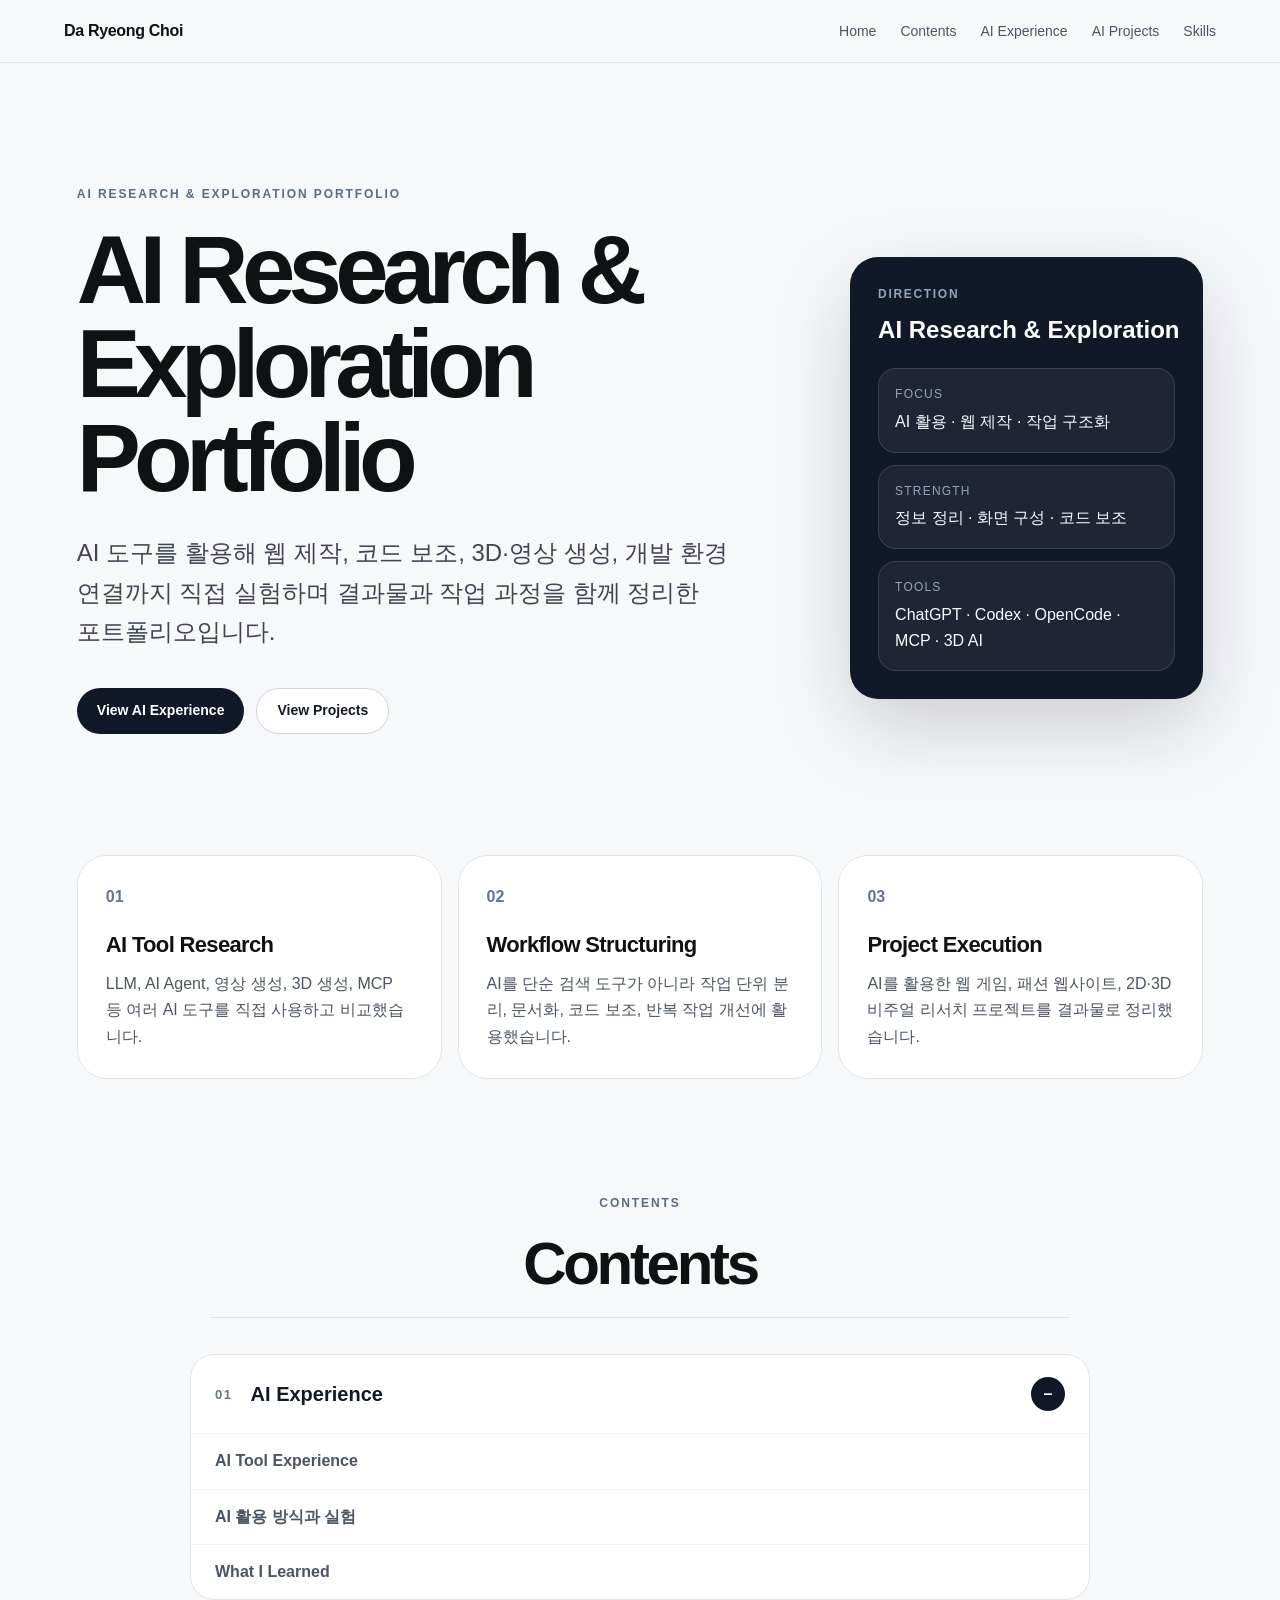
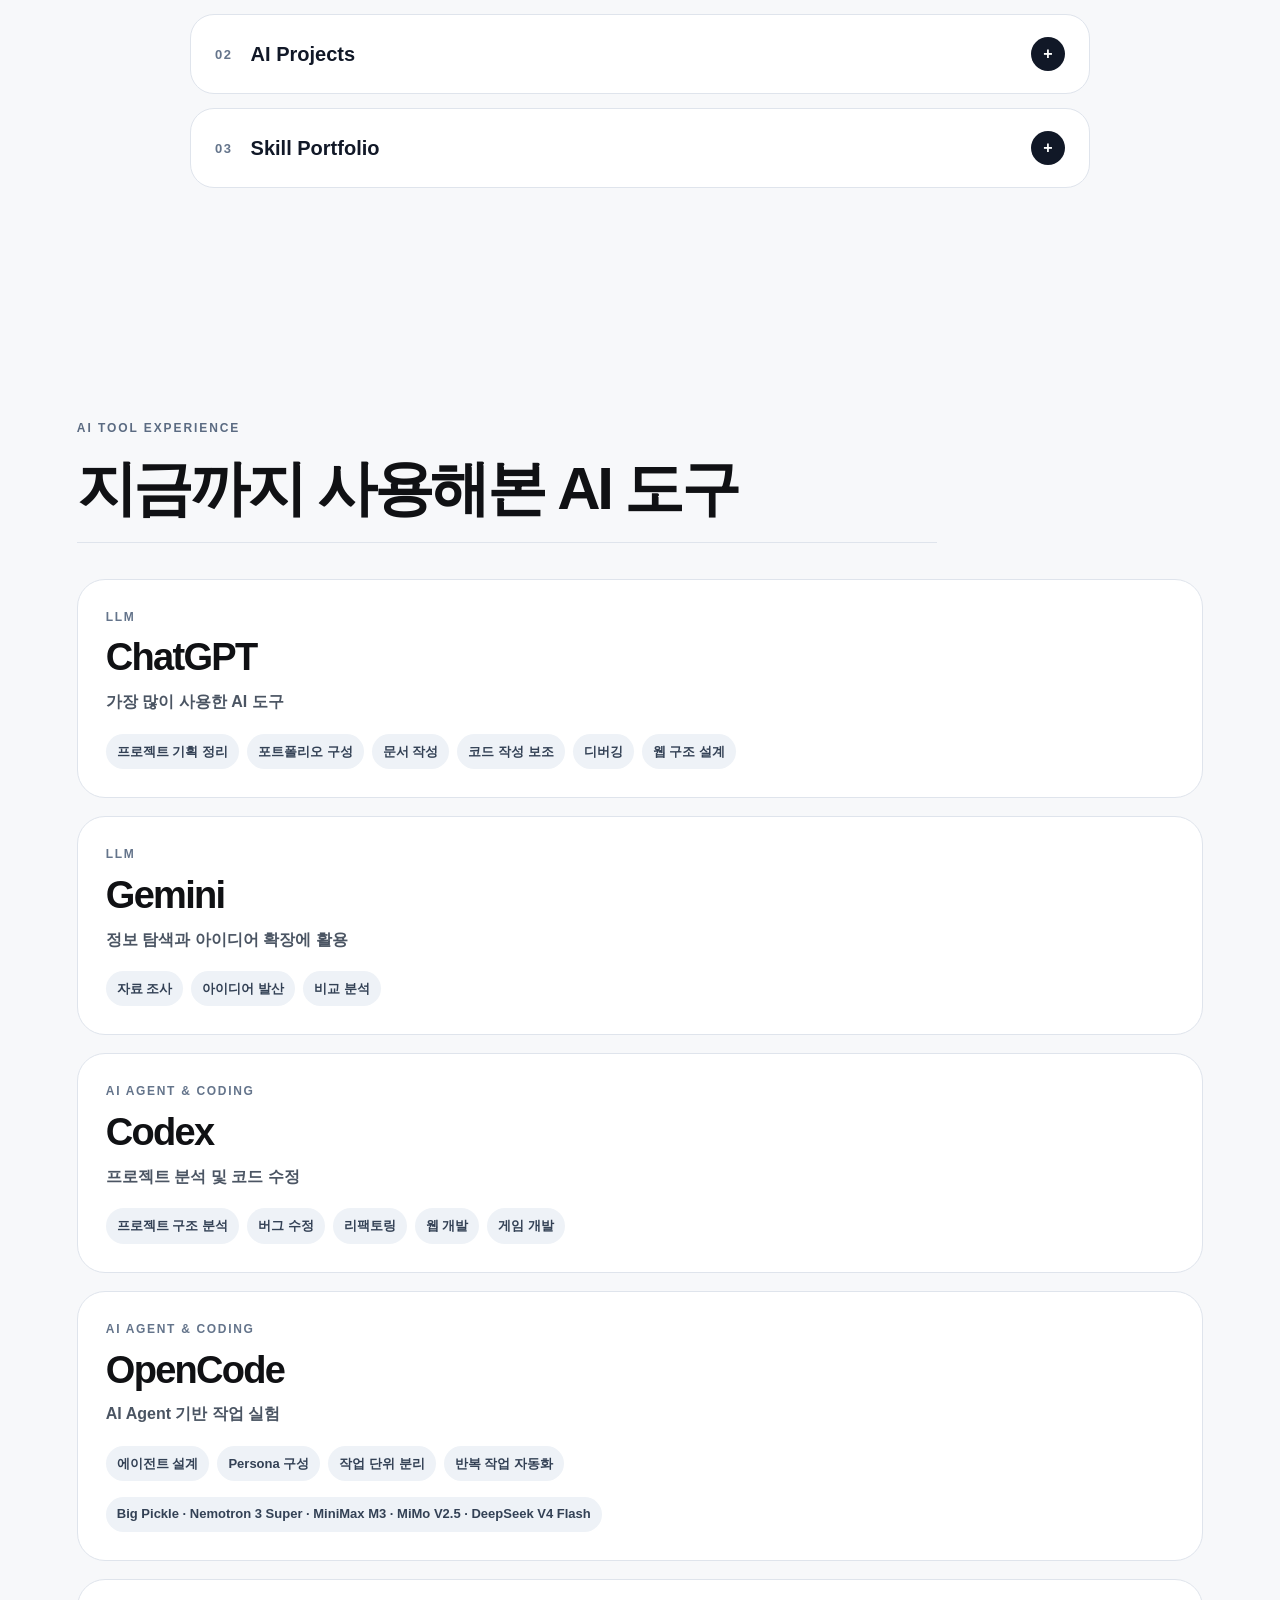
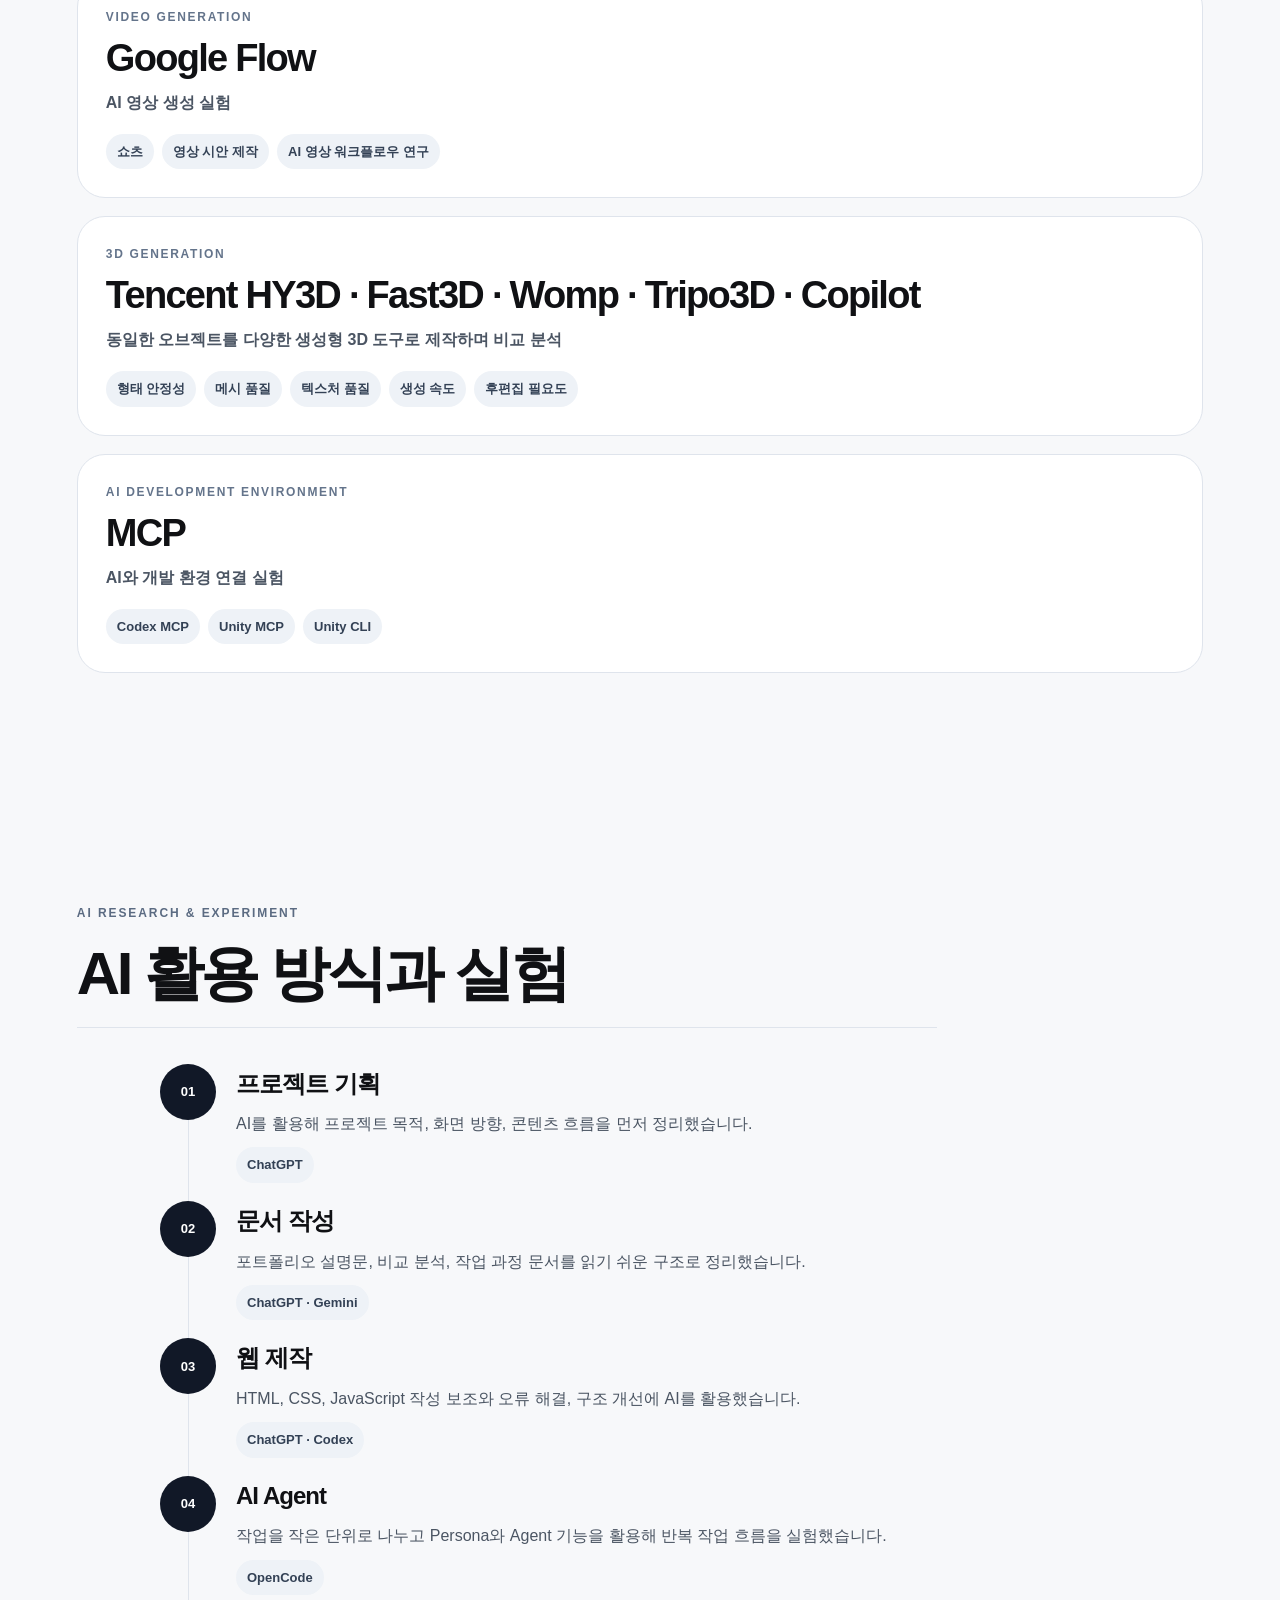
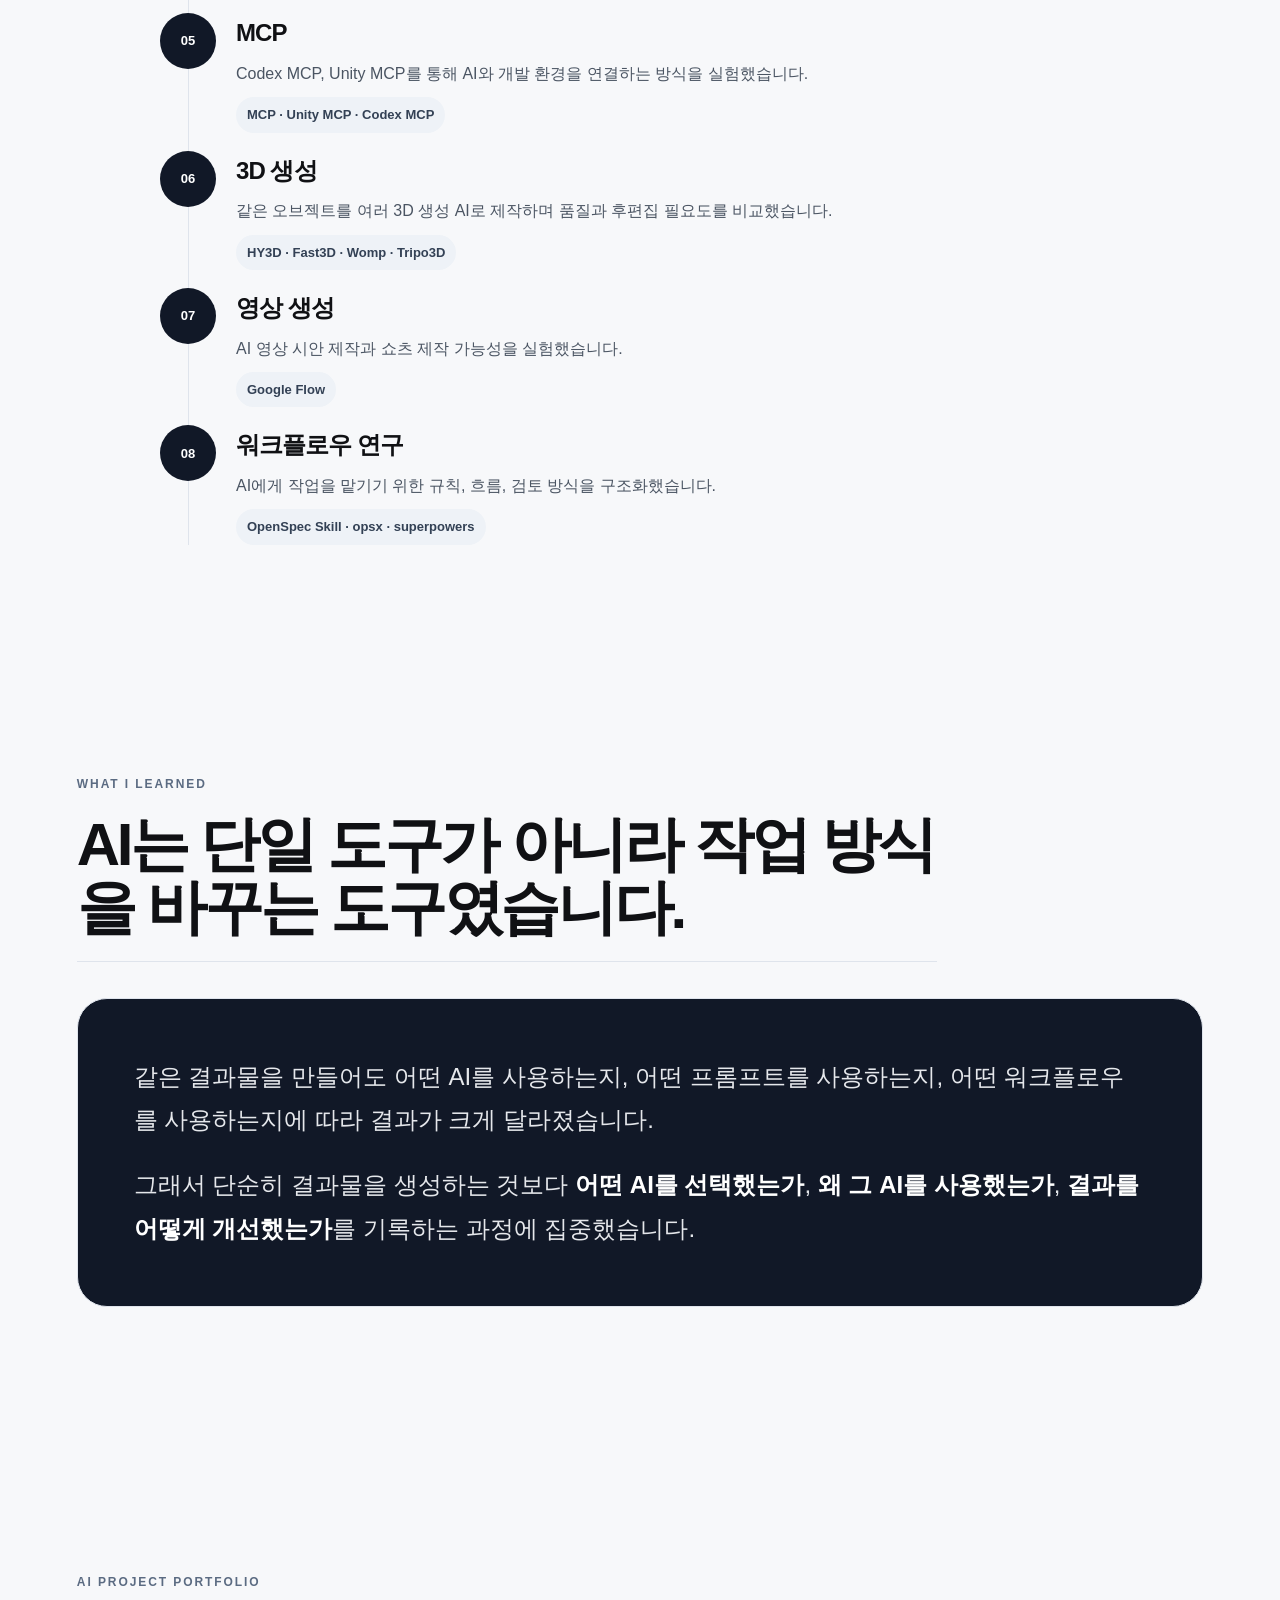
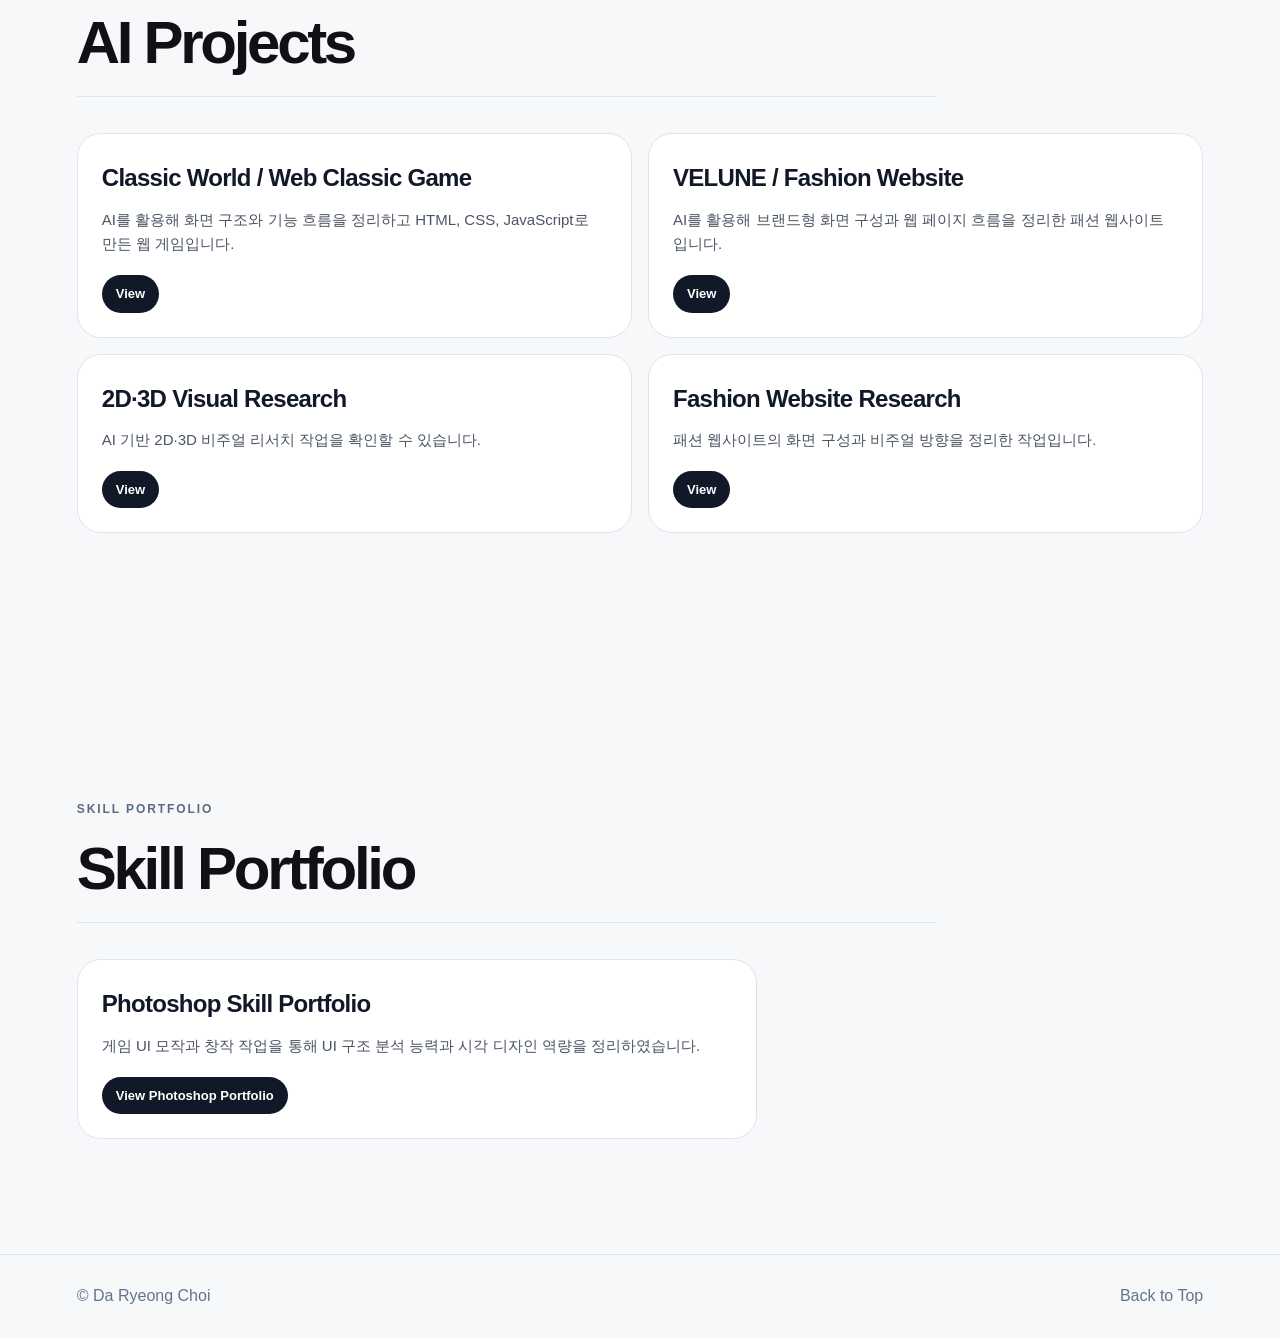
<file: index.html>
<!DOCTYPE html>
<html lang="ko">
<head>
  <meta charset="utf-8"/>
  <meta name="viewport" content="width=device-width, initial-scale=1"/>
  <meta name="description" content="AI Research & Exploration Portfolio"/>
  <title>AI Research & Exploration Portfolio</title>
  <link href="styles.css?v=20260611-final" rel="stylesheet"/>
</head>
<body>
<header class="site-header">
  <a class="brand" href="#top">Da Ryeong Choi</a>
  <button aria-expanded="false" aria-label="Open menu" class="nav-toggle" type="button">Menu</button>
  <nav aria-label="Main navigation" class="site-nav">
    <a href="#top">Home</a>
    <a href="#contents">Contents</a>
    <a href="#ai-experience">AI Experience</a>
    <a href="#ai-projects">AI Projects</a>
    <a href="#skill-portfolio">Skills</a>
  </nav>
</header>

<main id="top">
  <section class="hero section">
    <div class="eyebrow">AI Research & Exploration Portfolio</div>
    <div class="hero-grid">
      <div>
        <h1>AI Research & Exploration Portfolio</h1>
        <p class="lead">
          AI 도구를 활용해 웹 제작, 코드 보조, 3D·영상 생성, 개발 환경 연결까지 직접 실험하며
          결과물과 작업 과정을 함께 정리한 포트폴리오입니다.
        </p>
        <div class="hero-actions">
          <a class="button primary" href="#ai-experience">View AI Experience</a>
          <a class="button secondary" href="#ai-projects">View Projects</a>
        </div>
      </div>

      <aside class="profile-card">
        <p class="card-label">Direction</p>
        <h2 class="nowrap">AI Research & Exploration</h2>
        <dl>
          <div><dt>Focus</dt><dd>AI 활용 · 웹 제작 · 작업 구조화</dd></div>
          <div><dt>Strength</dt><dd>정보 정리 · 화면 구성 · 코드 보조</dd></div>
          <div><dt>Tools</dt><dd>ChatGPT · Codex · OpenCode · MCP · 3D AI</dd></div>
        </dl>
      </aside>
    </div>
  </section>

  <section aria-label="핵심 역량" class="section highlights">
    <article>
      <span>01</span>
      <h3>AI Tool Research</h3>
      <p>LLM, AI Agent, 영상 생성, 3D 생성, MCP 등 여러 AI 도구를 직접 사용하고 비교했습니다.</p>
    </article>
    <article>
      <span>02</span>
      <h3>Workflow Structuring</h3>
      <p>AI를 단순 검색 도구가 아니라 작업 단위 분리, 문서화, 코드 보조, 반복 작업 개선에 활용했습니다.</p>
    </article>
    <article>
      <span>03</span>
      <h3>Project Execution</h3>
      <p>AI를 활용한 웹 게임, 패션 웹사이트, 2D·3D 비주얼 리서치 프로젝트를 결과물로 정리했습니다.</p>
    </article>
  </section>

  <section class="section contents" id="contents">
    <div class="section-heading">
      <p class="eyebrow">Contents</p>
      <h2>Contents</h2>
    </div>

    <div class="toggle-contents">
      <details open>
        <summary><strong>01</strong><span>AI Experience</span></summary>
        <a href="#ai-experience">AI Tool Experience</a>
        <a href="#ai-usage">AI 활용 방식과 실험</a>
        <a href="#what-i-learned">What I Learned</a>
      </details>

      <details>
        <summary><strong>02</strong><span>AI Projects</span></summary>
        <a href="#ai-projects">Classic World / Web Classic Game</a>
        <a href="#ai-projects">VELUNE / Fashion Website</a>
        <a href="#ai-projects">2D·3D Visual Research</a>
        <a href="#ai-projects">Fashion Website Research</a>
      </details>

      <details>
        <summary><strong>03</strong><span>Skill Portfolio</span></summary>
        <a href="#skill-portfolio">Photoshop Skill Portfolio</a>
      </details>
    </div>
  </section>

  <section class="section" id="ai-experience">
    <div class="section-heading">
      <p class="eyebrow">AI Tool Experience</p>
      <h2>지금까지 사용해본 AI 도구</h2>
    </div>

    <div class="tool-list">
      <article>
        <p>LLM</p>
        <h3>ChatGPT</h3>
        <span>가장 많이 사용한 AI 도구</span>
        <ul>
          <li>프로젝트 기획 정리</li>
          <li>포트폴리오 구성</li>
          <li>문서 작성</li>
          <li>코드 작성 보조</li>
          <li>디버깅</li>
          <li>웹 구조 설계</li>
        </ul>
      </article>

      <article>
        <p>LLM</p>
        <h3>Gemini</h3>
        <span>정보 탐색과 아이디어 확장에 활용</span>
        <ul>
          <li>자료 조사</li>
          <li>아이디어 발산</li>
          <li>비교 분석</li>
        </ul>
      </article>

      <article>
        <p>AI Agent & Coding</p>
        <h3>Codex</h3>
        <span>프로젝트 분석 및 코드 수정</span>
        <ul>
          <li>프로젝트 구조 분석</li>
          <li>버그 수정</li>
          <li>리팩토링</li>
          <li>웹 개발</li>
          <li>게임 개발</li>
        </ul>
      </article>

      <article>
        <p>AI Agent & Coding</p>
        <h3>OpenCode</h3>
        <span>AI Agent 기반 작업 실험</span>
        <ul>
          <li>에이전트 설계</li>
          <li>Persona 구성</li>
          <li>작업 단위 분리</li>
          <li>반복 작업 자동화</li>
        </ul>
        <small>Big Pickle · Nemotron 3 Super · MiniMax M3 · MiMo V2.5 · DeepSeek V4 Flash</small>
      </article>

      <article>
        <p>Video Generation</p>
        <h3>Google Flow</h3>
        <span>AI 영상 생성 실험</span>
        <ul>
          <li>쇼츠</li>
          <li>영상 시안 제작</li>
          <li>AI 영상 워크플로우 연구</li>
        </ul>
      </article>

      <article>
        <p>3D Generation</p>
        <h3>Tencent HY3D · Fast3D · Womp · Tripo3D · Copilot</h3>
        <span>동일한 오브젝트를 다양한 생성형 3D 도구로 제작하며 비교 분석</span>
        <ul>
          <li>형태 안정성</li>
          <li>메시 품질</li>
          <li>텍스처 품질</li>
          <li>생성 속도</li>
          <li>후편집 필요도</li>
        </ul>
      </article>

      <article>
        <p>AI Development Environment</p>
        <h3>MCP</h3>
        <span>AI와 개발 환경 연결 실험</span>
        <ul>
          <li>Codex MCP</li>
          <li>Unity MCP</li>
          <li>Unity CLI</li>
        </ul>
      </article>
    </div>
  </section>

  <section class="section" id="ai-usage">
    <div class="section-heading">
      <p class="eyebrow">AI Research & Experiment</p>
      <h2>AI 활용 방식과 실험</h2>
    </div>

    <div class="experiment-timeline">
      <article><b>01</b><h3>프로젝트 기획</h3><p>AI를 활용해 프로젝트 목적, 화면 방향, 콘텐츠 흐름을 먼저 정리했습니다.</p><span>ChatGPT</span></article>
      <article><b>02</b><h3>문서 작성</h3><p>포트폴리오 설명문, 비교 분석, 작업 과정 문서를 읽기 쉬운 구조로 정리했습니다.</p><span>ChatGPT · Gemini</span></article>
      <article><b>03</b><h3>웹 제작</h3><p>HTML, CSS, JavaScript 작성 보조와 오류 해결, 구조 개선에 AI를 활용했습니다.</p><span>ChatGPT · Codex</span></article>
      <article><b>04</b><h3>AI Agent</h3><p>작업을 작은 단위로 나누고 Persona와 Agent 기능을 활용해 반복 작업 흐름을 실험했습니다.</p><span>OpenCode</span></article>
      <article><b>05</b><h3>MCP</h3><p>Codex MCP, Unity MCP를 통해 AI와 개발 환경을 연결하는 방식을 실험했습니다.</p><span>MCP · Unity MCP · Codex MCP</span></article>
      <article><b>06</b><h3>3D 생성</h3><p>같은 오브젝트를 여러 3D 생성 AI로 제작하며 품질과 후편집 필요도를 비교했습니다.</p><span>HY3D · Fast3D · Womp · Tripo3D</span></article>
      <article><b>07</b><h3>영상 생성</h3><p>AI 영상 시안 제작과 쇼츠 제작 가능성을 실험했습니다.</p><span>Google Flow</span></article>
      <article><b>08</b><h3>워크플로우 연구</h3><p>AI에게 작업을 맡기기 위한 규칙, 흐름, 검토 방식을 구조화했습니다.</p><span>OpenSpec Skill · opsx · superpowers</span></article>
    </div>
  </section>

  <section class="section" id="what-i-learned">
    <div class="section-heading">
      <p class="eyebrow">What I Learned</p>
      <h2>AI는 단일 도구가 아니라 작업 방식을 바꾸는 도구였습니다.</h2>
    </div>

    <div class="learning-panel">
      <p>
        같은 결과물을 만들어도 어떤 AI를 사용하는지, 어떤 프롬프트를 사용하는지,
        어떤 워크플로우를 사용하는지에 따라 결과가 크게 달라졌습니다.
      </p>
      <p>
        그래서 단순히 결과물을 생성하는 것보다
        <strong>어떤 AI를 선택했는가</strong>,
        <strong>왜 그 AI를 사용했는가</strong>,
        <strong>결과를 어떻게 개선했는가</strong>를 기록하는 과정에 집중했습니다.
      </p>
    </div>
  </section>

  <section class="section portfolio-more" id="ai-projects">
    <div class="section-heading">
      <p class="eyebrow">AI Project Portfolio</p>
      <h2>AI Projects</h2>
    </div>

    <div class="portfolio-card-grid">
      <a class="portfolio-card" href="https://daryeong.github.io/Classic-World/" rel="noreferrer" target="_blank">
        <strong>Classic World / Web Classic Game</strong>
        <span>AI를 활용해 화면 구조와 기능 흐름을 정리하고 HTML, CSS, JavaScript로 만든 웹 게임입니다.</span>
        <b>View</b>
      </a>

      <a class="portfolio-card" href="https://daryeong.github.io/fashion-web-site/" rel="noreferrer" target="_blank">
        <strong>VELUNE / Fashion Website</strong>
        <span>AI를 활용해 브랜드형 화면 구성과 웹 페이지 흐름을 정리한 패션 웹사이트입니다.</span>
        <b>View</b>
      </a>

      <a class="portfolio-card" href="https://daryeong.github.io/ai-2d-3d-visual-research/" rel="noreferrer" target="_blank">
        <strong>2D·3D Visual Research</strong>
        <span>AI 기반 2D·3D 비주얼 리서치 작업을 확인할 수 있습니다.</span>
        <b>View</b>
      </a>

      <a class="portfolio-card" href="https://daryeong.github.io/fashion-visual-research/" rel="noreferrer" target="_blank">
        <strong>Fashion Website Research</strong>
        <span>패션 웹사이트의 화면 구성과 비주얼 방향을 정리한 작업입니다.</span>
        <b>View</b>
      </a>
    </div>
  </section>

  <section class="section portfolio-more" id="skill-portfolio">
    <div class="section-heading">
      <p class="eyebrow">Skill Portfolio</p>
      <h2>Skill Portfolio</h2>
    </div>

    <div class="portfolio-card-grid skill-only">
      <a class="portfolio-card" href="photoshop-portfolio.html">
        <strong>Photoshop Skill Portfolio</strong>
        <span>게임 UI 모작과 창작 작업을 통해 UI 구조 분석 능력과 시각 디자인 역량을 정리하였습니다.</span>
        <b>View Photoshop Portfolio</b>
      </a>
    </div>
  </section>
</main>

<footer class="site-footer">
  <span>© Da Ryeong Choi</span>
  <a href="#top">Back to Top</a>
</footer>

<script src="script.js?v=20260610-1" defer></script>
</body>
</html>
</file>
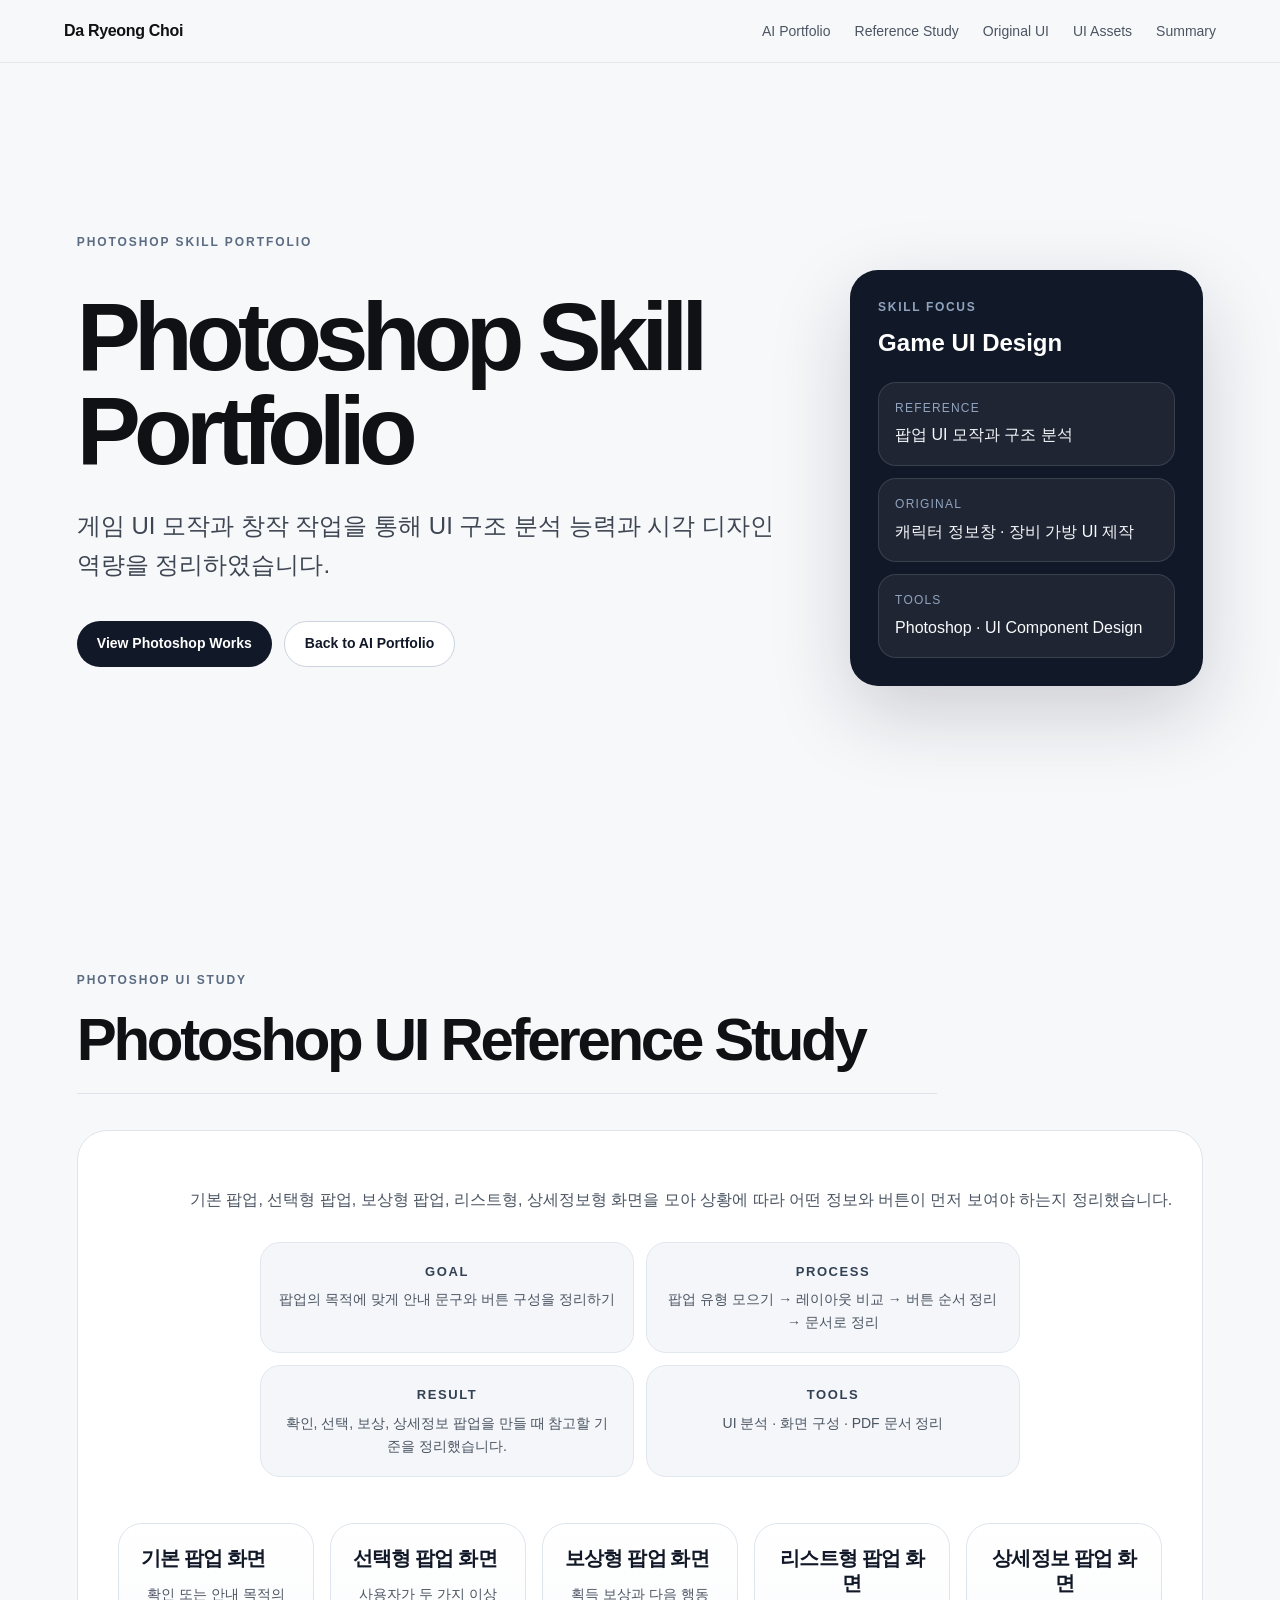
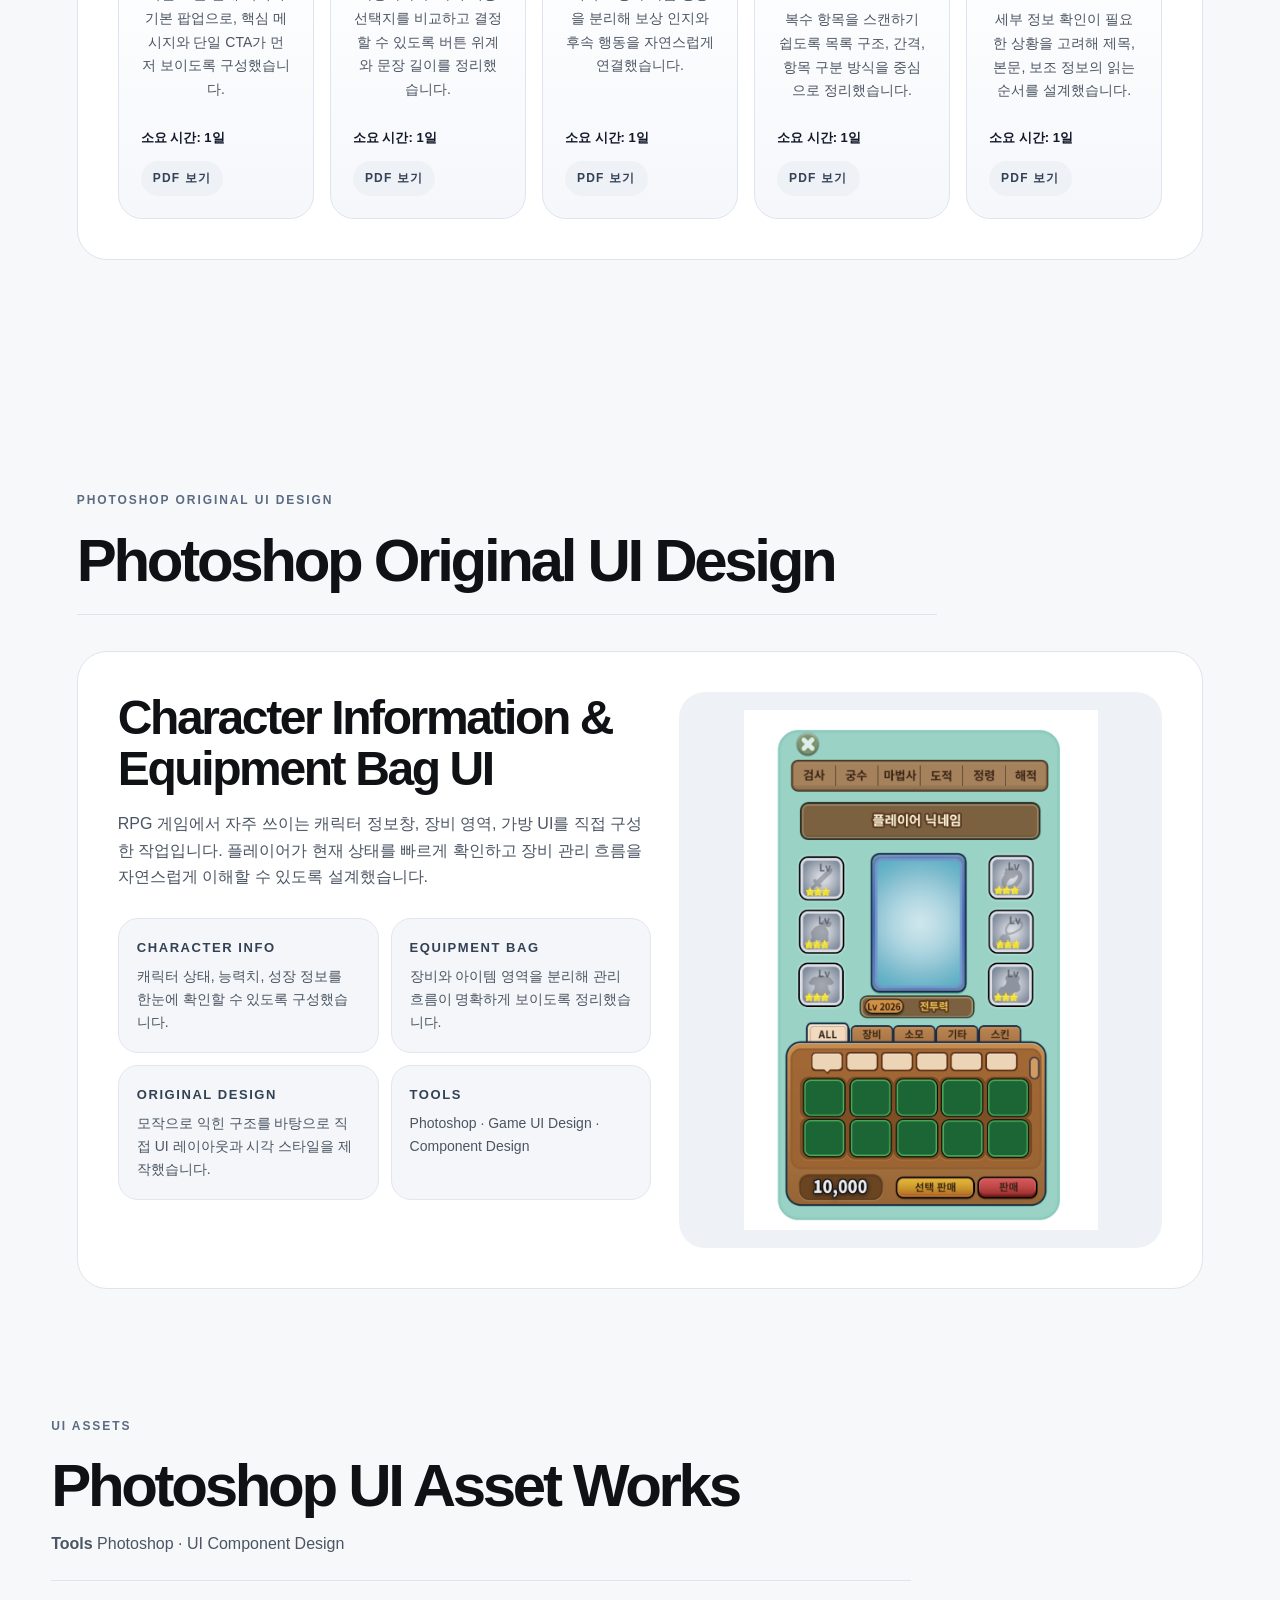
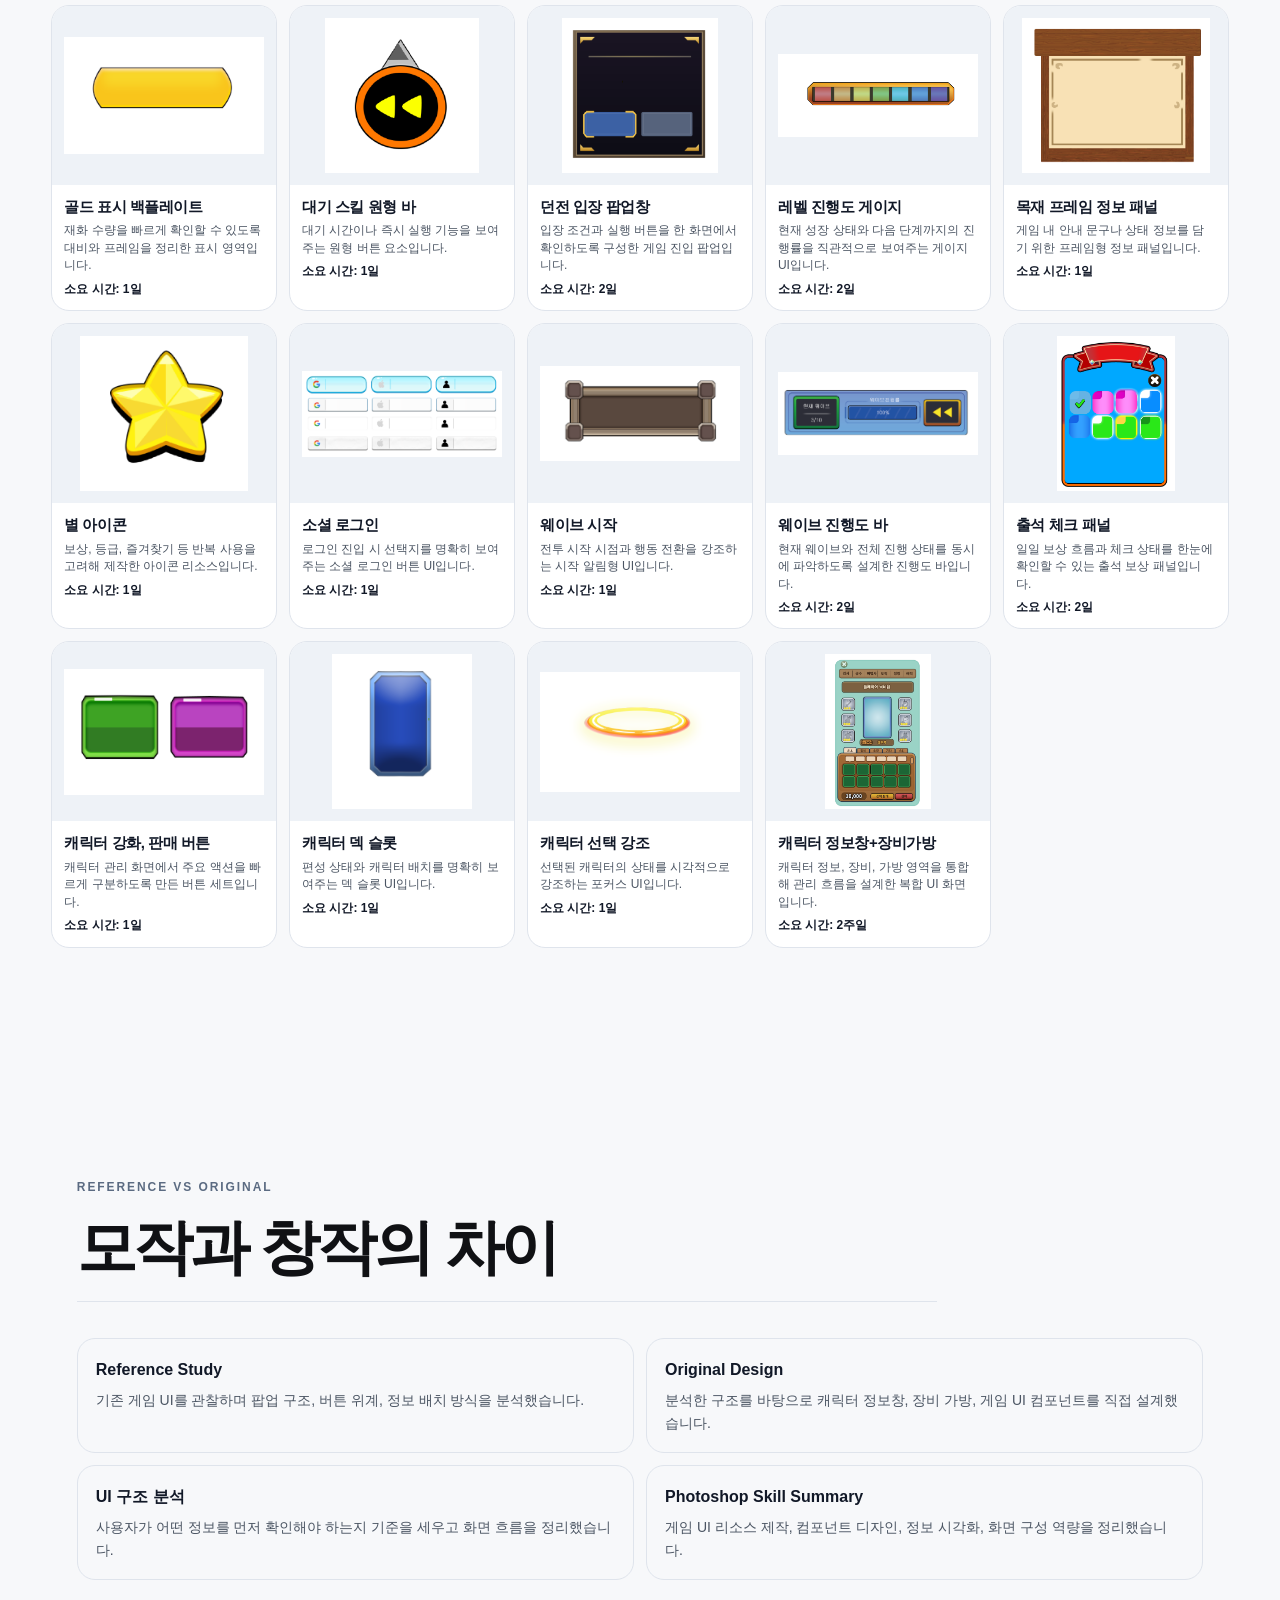
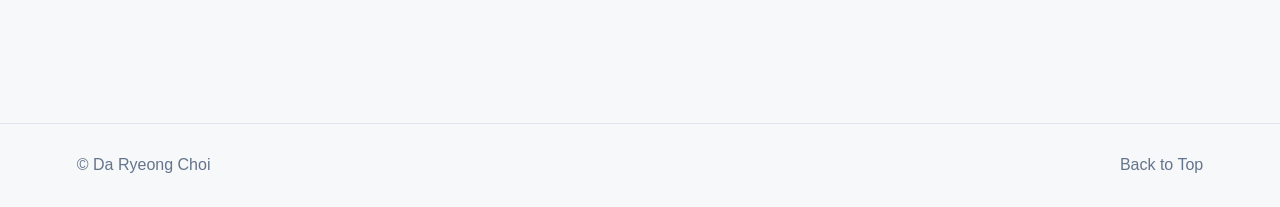
<file: photoshop-portfolio.html>
<!DOCTYPE html>
<html lang="ko">
<head>
  <meta charset="utf-8"/>
  <meta name="viewport" content="width=device-width, initial-scale=1"/>
  <meta name="description" content="Photoshop Skill Portfolio"/>
  <title>Photoshop Skill Portfolio</title>
  <link href="styles.css?v=20260611-final" rel="stylesheet"/>
</head>
<body>
<header class="site-header">
  <a class="brand" href="index.html">Da Ryeong Choi</a>
  <button aria-expanded="false" aria-label="Open menu" class="nav-toggle" type="button">Menu</button>
  <nav aria-label="Main navigation" class="site-nav">
    <a href="index.html">AI Portfolio</a>
    <a href="#reference-study">Reference Study</a>
    <a href="#original-ui">Original UI</a>
    <a href="#assets">UI Assets</a>
    <a href="#summary">Summary</a>
  </nav>
</header>

<main id="top">
  <section class="hero section">
    <div class="eyebrow">Photoshop Skill Portfolio</div>
    <div class="hero-grid">
      <div>
        <h1>Photoshop Skill Portfolio</h1>
        <p class="lead">
          게임 UI 모작과 창작 작업을 통해 UI 구조 분석 능력과 시각 디자인 역량을 정리하였습니다.
        </p>
        <div class="hero-actions">
          <a class="button primary" href="#reference-study">View Photoshop Works</a>
          <a class="button secondary" href="index.html">Back to AI Portfolio</a>
        </div>
      </div>

      <aside class="profile-card">
        <p class="card-label">Skill Focus</p>
        <h2>Game UI Design</h2>
        <dl>
          <div><dt>Reference</dt><dd>팝업 UI 모작과 구조 분석</dd></div>
          <div><dt>Original</dt><dd>캐릭터 정보창 · 장비 가방 UI 제작</dd></div>
          <div><dt>Tools</dt><dd>Photoshop · UI Component Design</dd></div>
        </dl>
      </aside>
    </div>
  </section>

  <section class="section" id="reference-study">
    <div class="section-heading">
      <p class="eyebrow">Photoshop UI Study</p>
      <h2>Photoshop UI Reference Study</h2>
    </div>

    <article class="project popup-project">
      <div class="project-copy popup-copy">
        <p class="single-line-intro">
          기본 팝업, 선택형 팝업, 보상형 팝업, 리스트형, 상세정보형 화면을 모아 상황에 따라 어떤 정보와 버튼이 먼저 보여야 하는지 정리했습니다.
        </p>

        <div class="case-grid">
          <div><h4>Goal</h4><p>팝업의 목적에 맞게 안내 문구와 버튼 구성을 정리하기</p></div>
          <div><h4>Process</h4><p>팝업 유형 모으기 → 레이아웃 비교 → 버튼 순서 정리 → 문서로 정리</p></div>
          <div><h4>Result</h4><p>확인, 선택, 보상, 상세정보 팝업을 만들 때 참고할 기준을 정리했습니다.</p></div>
          <div><h4>Tools</h4><p>UI 분석 · 화면 구성 · PDF 문서 정리</p></div>
        </div>
      </div>

      <div class="document-list popup-card-grid">
        <a class="document-card popup-card" href="assets/original/최다령_포트폴리오_팝업화면_(1)_기본_모작.pdf" target="_blank" rel="noreferrer">
          <strong>기본 팝업 화면</strong>
          <span>확인 또는 안내 목적의 기본 팝업으로, 핵심 메시지와 단일 CTA가 먼저 보이도록 구성했습니다.</span>
          <b>소요 시간: 1일</b>
        </a>

        <a class="document-card popup-card" href="assets/original/최다령_포트폴리오_팝업화면_(2)_선택형팝업_모작.pdf" target="_blank" rel="noreferrer">
          <strong>선택형 팝업 화면</strong>
          <span>사용자가 두 가지 이상 선택지를 비교하고 결정할 수 있도록 버튼 위계와 문장 길이를 정리했습니다.</span>
          <b>소요 시간: 1일</b>
        </a>

        <a class="document-card popup-card" href="assets/original/최다령_포트폴리오_팝업화면_(3)_보상형_모작.pdf" target="_blank" rel="noreferrer">
          <strong>보상형 팝업 화면</strong>
          <span>획득 보상과 다음 행동을 분리해 보상 인지와 후속 행동을 자연스럽게 연결했습니다.</span>
          <b>소요 시간: 1일</b>
        </a>

        <a class="document-card popup-card" href="assets/original/최다령_포트폴리오_팝업화면_(4)_리스트형_모작.pdf" target="_blank" rel="noreferrer">
          <strong>리스트형 팝업 화면</strong>
          <span>복수 항목을 스캔하기 쉽도록 목록 구조, 간격, 항목 구분 방식을 중심으로 정리했습니다.</span>
          <b>소요 시간: 1일</b>
        </a>

        <a class="document-card popup-card" href="assets/original/최다령_포트폴리오_팝업화면_(5)_상세정보_모작.pdf" target="_blank" rel="noreferrer">
          <strong>상세정보 팝업 화면</strong>
          <span>세부 정보 확인이 필요한 상황을 고려해 제목, 본문, 보조 정보의 읽는 순서를 설계했습니다.</span>
          <b>소요 시간: 1일</b>
        </a>
      </div>
    </article>
  </section>

  <section class="section component-system" id="original-ui">
    <div class="section-heading">
      <p class="eyebrow">Photoshop Original UI Design</p>
      <h2>Photoshop Original UI Design</h2>
    </div>

    <article class="project">
      <div class="project-copy">
        <h3>Character Information & Equipment Bag UI</h3>
        <p>
          RPG 게임에서 자주 쓰이는 캐릭터 정보창, 장비 영역, 가방 UI를 직접 구성한 작업입니다.
          플레이어가 현재 상태를 빠르게 확인하고 장비 관리 흐름을 자연스럽게 이해할 수 있도록 설계했습니다.
        </p>

        <div class="case-grid">
          <div><h4>Character Info</h4><p>캐릭터 상태, 능력치, 성장 정보를 한눈에 확인할 수 있도록 구성했습니다.</p></div>
          <div><h4>Equipment Bag</h4><p>장비와 아이템 영역을 분리해 관리 흐름이 명확하게 보이도록 정리했습니다.</p></div>
          <div><h4>Original Design</h4><p>모작으로 익힌 구조를 바탕으로 직접 UI 레이아웃과 시각 스타일을 제작했습니다.</p></div>
          <div><h4>Tools</h4><p>Photoshop · Game UI Design · Component Design</p></div>
        </div>
      </div>

      <div class="project-visual">
        <img alt="RPG 캐릭터 정보창 UI" src="assets/original/최다령_포트폴리오_RPG게임_컴포넌트_자체체작/캐릭터 정보창+장비, 가방.png"/>
      </div>
    </article>
  </section>

  <section class="section" id="assets">
    <div class="section-heading asset-subheading">
      <p class="eyebrow">UI Assets</p>
      <h2>Photoshop UI Asset Works</h2>
      <p class="section-note"><strong>Tools</strong> Photoshop · UI Component Design</p>
    </div>

    <div class="asset-grid">
      <figure class="asset-card">
        <img class="zoomable-image" alt="골드 표시 백플레이트" loading="lazy" src="assets/original/최다령_포트폴리오_RPG게임_컴포넌트_자체체작/골드 표시 백플레이트.png"/>
        <figcaption><strong>골드 표시 백플레이트</strong><span>재화 수량을 빠르게 확인할 수 있도록 대비와 프레임을 정리한 표시 영역입니다.</span><b>소요 시간: 1일</b></figcaption>
      </figure>

      <figure class="asset-card">
        <img class="zoomable-image" alt="대기 스킬 원형 바" loading="lazy" src="assets/original/최다령_포트폴리오_RPG게임_컴포넌트_자체체작/대기 스킵 원형 바.png"/>
        <figcaption><strong>대기 스킬 원형 바</strong><span>대기 시간이나 즉시 실행 기능을 보여주는 원형 버튼 요소입니다.</span><b>소요 시간: 1일</b></figcaption>
      </figure>

      <figure class="asset-card">
        <img class="zoomable-image" alt="던전 입장 팝업창" loading="lazy" src="assets/original/최다령_포트폴리오_RPG게임_컴포넌트_자체체작/던전 입장 팝업창.png"/>
        <figcaption><strong>던전 입장 팝업창</strong><span>입장 조건과 실행 버튼을 한 화면에서 확인하도록 구성한 게임 진입 팝업입니다.</span><b>소요 시간: 2일</b></figcaption>
      </figure>

      <figure class="asset-card">
        <img class="zoomable-image" alt="레벨 진행도 게이지" loading="lazy" src="assets/original/최다령_포트폴리오_RPG게임_컴포넌트_자체체작/레벨 진행도 게이지.png"/>
        <figcaption><strong>레벨 진행도 게이지</strong><span>현재 성장 상태와 다음 단계까지의 진행률을 직관적으로 보여주는 게이지 UI입니다.</span><b>소요 시간: 2일</b></figcaption>
      </figure>

      <figure class="asset-card">
        <img class="zoomable-image" alt="목재 프레임 정보 패널" loading="lazy" src="assets/original/최다령_포트폴리오_RPG게임_컴포넌트_자체체작/목재 프레임 정보 패널.png"/>
        <figcaption><strong>목재 프레임 정보 패널</strong><span>게임 내 안내 문구나 상태 정보를 담기 위한 프레임형 정보 패널입니다.</span><b>소요 시간: 1일</b></figcaption>
      </figure>

      <figure class="asset-card">
        <img class="zoomable-image" alt="별 아이콘" loading="lazy" src="assets/original/최다령_포트폴리오_RPG게임_컴포넌트_자체체작/별 아이콘.png"/>
        <figcaption><strong>별 아이콘</strong><span>보상, 등급, 즐겨찾기 등 반복 사용을 고려해 제작한 아이콘 리소스입니다.</span><b>소요 시간: 1일</b></figcaption>
      </figure>

      <figure class="asset-card">
        <img class="zoomable-image" alt="소셜 로그인" loading="lazy" src="assets/original/최다령_포트폴리오_RPG게임_컴포넌트_자체체작/소셜 로그인.png"/>
        <figcaption><strong>소셜 로그인</strong><span>로그인 진입 시 선택지를 명확히 보여주는 소셜 로그인 버튼 UI입니다.</span><b>소요 시간: 1일</b></figcaption>
      </figure>

      <figure class="asset-card">
        <img class="zoomable-image" alt="웨이브 시작" loading="lazy" src="assets/original/최다령_포트폴리오_RPG게임_컴포넌트_자체체작/웨이브 시작.png"/>
        <figcaption><strong>웨이브 시작</strong><span>전투 시작 시점과 행동 전환을 강조하는 시작 알림형 UI입니다.</span><b>소요 시간: 1일</b></figcaption>
      </figure>

      <figure class="asset-card">
        <img class="zoomable-image" alt="웨이브 진행도 바" loading="lazy" src="assets/original/최다령_포트폴리오_RPG게임_컴포넌트_자체체작/웨이브 진행도 바.png"/>
        <figcaption><strong>웨이브 진행도 바</strong><span>현재 웨이브와 전체 진행 상태를 동시에 파악하도록 설계한 진행도 바입니다.</span><b>소요 시간: 2일</b></figcaption>
      </figure>

      <figure class="asset-card">
        <img class="zoomable-image" alt="출석 체크 패널" loading="lazy" src="assets/original/최다령_포트폴리오_RPG게임_컴포넌트_자체체작/출석 체크 패널.png"/>
        <figcaption><strong>출석 체크 패널</strong><span>일일 보상 흐름과 체크 상태를 한눈에 확인할 수 있는 출석 보상 패널입니다.</span><b>소요 시간: 2일</b></figcaption>
      </figure>

      <figure class="asset-card">
        <img class="zoomable-image" alt="캐릭터 강화, 판매 버튼" loading="lazy" src="assets/original/최다령_포트폴리오_RPG게임_컴포넌트_자체체작/캐릭터 강화, 판매 버튼.png"/>
        <figcaption><strong>캐릭터 강화, 판매 버튼</strong><span>캐릭터 관리 화면에서 주요 액션을 빠르게 구분하도록 만든 버튼 세트입니다.</span><b>소요 시간: 1일</b></figcaption>
      </figure>

      <figure class="asset-card">
        <img class="zoomable-image" alt="캐릭터 덱 슬롯" loading="lazy" src="assets/original/최다령_포트폴리오_RPG게임_컴포넌트_자체체작/캐릭터 덱 슬롯.png"/>
        <figcaption><strong>캐릭터 덱 슬롯</strong><span>편성 상태와 캐릭터 배치를 명확히 보여주는 덱 슬롯 UI입니다.</span><b>소요 시간: 1일</b></figcaption>
      </figure>

      <figure class="asset-card">
        <img class="zoomable-image" alt="캐릭터 선택 강조" loading="lazy" src="assets/original/최다령_포트폴리오_RPG게임_컴포넌트_자체체작/캐릭터 선택 강조.png"/>
        <figcaption><strong>캐릭터 선택 강조</strong><span>선택된 캐릭터의 상태를 시각적으로 강조하는 포커스 UI입니다.</span><b>소요 시간: 1일</b></figcaption>
      </figure>

      <figure class="asset-card">
        <img class="zoomable-image" alt="캐릭터 정보창+장비가방" loading="lazy" src="assets/original/최다령_포트폴리오_RPG게임_컴포넌트_자체체작/캐릭터 정보창+장비, 가방.png"/>
        <figcaption><strong>캐릭터 정보창+장비가방</strong><span>캐릭터 정보, 장비, 가방 영역을 통합해 관리 흐름을 설계한 복합 UI 화면입니다.</span><b>소요 시간: 2주일</b></figcaption>
      </figure>
    </div>
  </section>

  <section class="section" id="summary">
    <div class="section-heading">
      <p class="eyebrow">Reference vs Original</p>
      <h2>모작과 창작의 차이</h2>
    </div>

    <div class="support-info">
      <div>
        <strong>Reference Study</strong>
        <span>기존 게임 UI를 관찰하며 팝업 구조, 버튼 위계, 정보 배치 방식을 분석했습니다.</span>
      </div>
      <div>
        <strong>Original Design</strong>
        <span>분석한 구조를 바탕으로 캐릭터 정보창, 장비 가방, 게임 UI 컴포넌트를 직접 설계했습니다.</span>
      </div>
      <div>
        <strong>UI 구조 분석</strong>
        <span>사용자가 어떤 정보를 먼저 확인해야 하는지 기준을 세우고 화면 흐름을 정리했습니다.</span>
      </div>
      <div>
        <strong>Photoshop Skill Summary</strong>
        <span>게임 UI 리소스 제작, 컴포넌트 디자인, 정보 시각화, 화면 구성 역량을 정리했습니다.</span>
      </div>
    </div>
  </section>
</main>

<footer class="site-footer">
  <span>© Da Ryeong Choi</span>
  <a href="#top">Back to Top</a>
</footer>

<div class="image-modal" aria-hidden="true" role="dialog" aria-label="Expanded image viewer">
  <button class="image-modal-close" type="button" aria-label="Close image">×</button>
  <img alt="" class="image-modal-img"/>
</div>

<script src="script.js?v=20260610-1" defer></script>
</body>
</html>
</file>
<file: styles.css>
*{box-sizing:border-box}html{scroll-behavior:smooth}body{margin:0;font-family:Inter,Pretendard,-apple-system,BlinkMacSystemFont,"Segoe UI",sans-serif;color:#101114;background:#f7f8fa;line-height:1.65}a{color:inherit;text-decoration:none}img{display:block;max-width:100%}.site-header{position:sticky;top:0;z-index:10;display:flex;align-items:center;justify-content:space-between;padding:18px clamp(20px,5vw,72px);background:rgba(247,248,250,.84);backdrop-filter:blur(18px);border-bottom:1px solid rgba(16,17,20,.08)}.brand{font-weight:700;letter-spacing:-.02em}.site-nav{display:flex;gap:24px;font-size:14px;color:#4b5563}.site-nav a:hover{color:#101114}.nav-toggle{display:none;border:1px solid #d6dbe3;background:#fff;border-radius:999px;padding:8px 12px}.section{padding:clamp(64px,9vw,120px) clamp(20px,6vw,88px)}.eyebrow{margin:0 0 18px;color:#5b6b82;text-transform:uppercase;letter-spacing:.16em;font-size:12px;font-weight:800}.hero{min-height:88vh;display:flex;flex-direction:column;justify-content:center}.hero-grid{display:grid;grid-template-columns:minmax(0,1.35fr) minmax(320px,.65fr);gap:40px;align-items:end}.hero h1{margin:0;font-size:clamp(42px,8vw,96px);line-height:.98;letter-spacing:-.07em;max-width:1000px}.lead{margin:28px 0 0;max-width:720px;font-size:clamp(18px,2vw,24px);color:#3e4653}.hero-actions{display:flex;gap:12px;flex-wrap:wrap;margin-top:36px}.button{display:inline-flex;align-items:center;justify-content:center;min-height:46px;padding:0 20px;border-radius:999px;font-weight:800;font-size:14px}.button.primary{background:#111827;color:white}.button.secondary{border:1px solid #cbd3df;background:white;color:#111827}.profile-card{padding:28px;border-radius:28px;background:#111827;color:white;box-shadow:0 28px 80px rgba(17,24,39,.18)}.profile-card h2{margin:0 0 24px;font-size:24px;line-height:1.22}.card-label{margin:0 0 10px;color:#91a4c0;font-size:12px;text-transform:uppercase;letter-spacing:.14em;font-weight:800}.profile-card dl{margin:0;display:grid;gap:16px}.profile-card div{border-top:1px solid rgba(255,255,255,.12);padding-top:14px}.profile-card dt{font-size:12px;color:#91a4c0;text-transform:uppercase;letter-spacing:.1em}.profile-card dd{margin:4px 0 0;color:#f8fafc}.highlights{display:grid;grid-template-columns:repeat(3,1fr);gap:16px;padding-top:0}.highlights article,.project,.process ol,.contact{border:1px solid #dfe4ec;background:white;border-radius:30px}.highlights article{padding:28px}.highlights span{color:#64748b;font-weight:900}.highlights h3{margin:16px 0 8px;font-size:22px;letter-spacing:-.03em}.highlights p{margin:0;color:#4b5563}.section-heading{max-width:860px;margin-bottom:36px}.section-heading h2{margin:0;font-size:clamp(32px,5vw,60px);line-height:1.05;letter-spacing:-.055em}.project{display:grid;grid-template-columns:1.05fr .95fr;gap:28px;padding:clamp(22px,4vw,40px);margin-top:24px;align-items:center}.project-copy h3{margin:0 0 14px;font-size:clamp(28px,4vw,48px);line-height:1.08;letter-spacing:-.05em}.project-copy p{color:#4b5563}.project-index{margin:0 0 12px!important;color:#64748b!important;font-weight:900;text-transform:uppercase;letter-spacing:.12em;font-size:12px}.case-grid{display:grid;grid-template-columns:repeat(2,1fr);gap:12px;margin-top:28px}.case-grid div{padding:18px;border-radius:20px;background:#f4f6f9;border:1px solid #e1e7ef}.case-grid h4{margin:0 0 6px;font-size:13px;text-transform:uppercase;letter-spacing:.12em;color:#334155}.case-grid p{margin:0;font-size:14px;color:#4b5563}.project-visual{border-radius:26px;background:#eef2f7;padding:18px;overflow:hidden}.project-visual img{width:100%;border-radius:18px;object-fit:contain;max-height:520px}.document-list{display:grid;gap:12px}.document-list a{display:flex;align-items:center;justify-content:space-between;padding:18px 20px;border-radius:18px;background:#f4f6f9;border:1px solid #e1e7ef;font-weight:800}.document-list a:after{content:"Open";font-size:12px;color:#64748b;text-transform:uppercase;letter-spacing:.1em}.process ol{list-style:none;margin:0;padding:8px}.process li{display:grid;grid-template-columns:160px 1fr;gap:20px;padding:24px;border-bottom:1px solid #edf1f6}.process li:last-child{border-bottom:0}.process strong{font-size:22px;letter-spacing:-.03em}.process span{color:#4b5563}.asset-grid{display:grid;grid-template-columns:repeat(5,minmax(190px,1fr));gap:22px}.asset-grid figure{margin:0;border-radius:22px;overflow:hidden;background:white;border:1px solid #dfe4ec}.asset-grid img{width:100%;aspect-ratio:4/3;object-fit:contain;background:#eef2f7;padding:12px}.asset-grid figcaption{padding:12px 14px;font-size:13px;font-weight:800;color:#334155}.contact{padding:clamp(28px,5vw,52px);max-width:980px}.contact h2{margin:0;font-size:clamp(32px,5vw,56px);line-height:1.05;letter-spacing:-.05em}.contact p{color:#4b5563;max-width:720px}.contact-actions{display:flex;gap:12px;flex-wrap:wrap;margin-top:28px}.site-footer{display:flex;justify-content:space-between;gap:20px;padding:28px clamp(20px,6vw,88px);color:#64748b;border-top:1px solid #dfe4ec}@media (max-width:920px){.site-nav{display:none;position:absolute;left:20px;right:20px;top:64px;flex-direction:column;padding:18px;border-radius:20px;background:white;border:1px solid #dfe4ec;box-shadow:0 16px 40px rgba(15,23,42,.12)}.site-nav.is-open{display:flex}.nav-toggle{display:inline-flex}.hero-grid,.project{grid-template-columns:1fr}.highlights,.asset-grid{grid-template-columns:repeat(2,1fr)}.case-grid{grid-template-columns:1fr}.process li{grid-template-columns:1fr;gap:4px}}@media (max-width:560px){.section{padding:56px 18px}.hero h1{font-size:44px}.lead{font-size:17px}.highlights,.asset-grid{grid-template-columns:1fr}.profile-card,.project,.highlights article,.process ol,.contact{border-radius:22px}.contact-actions{display:flex;gap:12px;flex-wrap:wrap;margin-top:28px}.site-footer{flex-direction:column}.document-list a{align-items:flex-start;flex-direction:column;gap:8px}}.section-note{margin:14px 0 0;max-width:760px;color:#4b5563}.section-note code{padding:2px 6px;border-radius:8px;background:#eef2f7;color:#111827}.asset-card{display:flex;flex-direction:column}.asset-card img{min-height:220px}.asset-card figcaption{display:grid;gap:8px;padding:20px}.asset-card figcaption strong{font-size:18px;color:#111827;letter-spacing:-.03em}.asset-card figcaption span{font-size:14px;font-weight:500;color:#4b5563}.asset-card figcaption b,.document-card b{font-size:14px;color:#111827}.document-list.expanded{grid-template-columns:repeat(2,1fr)}.document-card{display:grid!important;gap:8px;align-items:start!important;justify-content:stretch!important;padding:22px!important}.document-card:after{content:"PDF 열기"!important;justify-self:start;margin-top:4px}.document-card strong{font-size:18px;color:#111827}.document-card span{font-size:14px;font-weight:500;color:#4b5563;line-height:1.6}.classic-world{border:1px solid #dfe4ec;background:#111827;color:white;border-radius:30px;margin:0 clamp(20px,6vw,88px) clamp(64px,9vw,120px);padding:clamp(32px,5vw,56px)}.classic-world h2{margin:0;font-size:clamp(36px,6vw,72px);line-height:1;letter-spacing:-.06em}.classic-world p:last-child{margin:16px 0 0;color:#cbd5e1;font-size:clamp(18px,2vw,24px);font-weight:700}@media (max-width:920px){.document-list.expanded{grid-template-columns:1fr}.classic-world{margin-left:20px;margin-right:20px}}@media (max-width:560px){.asset-card img{min-height:180px}.document-card{padding:18px!important}}.button.light{margin-top:24px;background:white;color:#111827}.classic-description{max-width:760px!important;color:#cbd5e1!important;font-size:16px!important;font-weight:500!important;line-height:1.75!important}.support-info{display:grid;grid-template-columns:repeat(2,minmax(0,1fr));gap:12px;margin:28px 0}.support-info div{padding:18px;border:1px solid #dfe4ec;border-radius:18px;background:#f7f8fa}.support-info strong{display:block;margin-bottom:6px;color:#111827}.support-info span{display:block;color:#4b5563;font-size:14px;line-height:1.6}@media (max-width:720px){.support-info{grid-template-columns:1fr}}.contents{padding-top:0;text-align:center}.contents .section-heading{margin-left:auto;margin-right:auto;text-align:center}.contents-list{display:grid;grid-template-columns:repeat(4,minmax(160px,1fr));gap:12px;max-width:980px;margin:0 auto;text-align:left}.contents-list a{display:flex;flex-direction:column;gap:8px;padding:22px;border:1px solid #dfe4ec;background:#fff;border-radius:24px}.contents-list strong{font-size:13px;color:#64748b;letter-spacing:.12em}.contents-list span{font-weight:800;color:#111827}@media (max-width:1100px){.contents-list{grid-template-columns:repeat(3,minmax(160px,1fr))}}@media (max-width:720px){.contents-list{grid-template-columns:repeat(2,1fr)}}@media (max-width:560px){.contents-list{grid-template-columns:1fr}}.section{max-width:1280px;margin-left:auto;margin-right:auto}.hero.section{max-width:none;padding-left:clamp(20px,6vw,88px);padding-right:clamp(20px,6vw,88px)}.section-heading{border-bottom:1px solid #dfe4ec;padding-bottom:22px}.hero-grid{align-items:center}.profile-card dl{gap:12px}.profile-card div{border-top:0;padding:16px;border-radius:18px;background:rgba(255,255,255,.06);border:1px solid rgba(255,255,255,.12)}.contents-list a,.highlights article,.case-grid div,.document-card,.asset-grid figure{transition:transform .18s ease,box-shadow .18s ease}.contents-list a:hover,.highlights article:hover,.case-grid div:hover,.document-card:hover,.asset-grid figure:hover{transform:translateY(-2px);box-shadow:0 18px 42px rgba(15,23,42,.08)}.project{align-items:start}.project-visual,.asset-grid img{display:flex;align-items:center;justify-content:center}#assets{padding-left:clamp(24px,4vw,64px);padding-right:clamp(24px,4vw,64px)}.asset-grid{grid-template-columns:repeat(5,minmax(190px,1fr));gap:22px}.asset-card img{min-height:260px;padding:18px}.asset-card figcaption{min-height:178px;padding:24px}.classic-world{max-width:1104px;margin-left:auto;margin-right:auto}@media (max-width:920px){.asset-grid{grid-template-columns:repeat(2,1fr);gap:18px}.asset-card img{min-height:240px}.classic-world{margin-left:20px;margin-right:20px}}@media (max-width:560px){.asset-grid{grid-template-columns:1fr}.asset-card img{min-height:220px}.asset-card figcaption{min-height:auto}}#assets{max-width:2560px;padding-left:clamp(32px,4vw,96px);padding-right:clamp(32px,4vw,96px)}#assets .asset-grid{grid-template-columns:repeat(5,minmax(380px,1fr));gap:36px}#assets .asset-card{border-radius:30px}#assets .asset-card img{min-height:520px;padding:36px}#assets .asset-card figcaption{min-height:320px;padding:40px;gap:14px}#assets .asset-card figcaption strong{font-size:24px}#assets .asset-card figcaption span,#assets .asset-card figcaption b{font-size:18px;line-height:1.65}@media (max-width:1280px){#assets .asset-grid{grid-template-columns:repeat(3,minmax(300px,1fr))}}@media (max-width:920px){#assets .asset-grid{grid-template-columns:repeat(2,1fr);gap:24px}#assets .asset-card img{min-height:360px}#assets .asset-card figcaption{min-height:auto}}@media (max-width:560px){#assets .asset-grid{grid-template-columns:1fr}#assets .asset-card img{min-height:280px;padding:24px}#assets .asset-card figcaption{padding:28px}}.portfolio-more{margin-top:36px}.section-heading.compact{margin-top:36px;margin-bottom:18px}.section-heading.compact h3{margin:0;font-size:clamp(26px,3vw,40px);line-height:1.1;letter-spacing:-.04em}.portfolio-card-grid{display:grid;grid-template-columns:repeat(2,minmax(0,1fr));gap:16px}.portfolio-card{display:grid;gap:10px;padding:24px;border:1px solid #dfe4ec;border-radius:24px;background:#fff;transition:transform .18s ease,box-shadow .18s ease}.portfolio-card:hover{transform:translateY(-2px);box-shadow:0 18px 42px rgba(15,23,42,.08)}.portfolio-card strong{font-size:24px;color:#111827;letter-spacing:-.03em}.portfolio-card span{color:#4b5563;font-size:15px}.portfolio-card b{justify-self:start;margin-top:8px;padding:8px 14px;border-radius:999px;background:#111827;color:#fff;font-size:13px}@media (max-width:900px){.contents-list{grid-template-columns:repeat(2,1fr)}.portfolio-card-grid{grid-template-columns:1fr}}.nowrap{white-space:nowrap}.component-system{padding-bottom:clamp(32px,5vw,64px)}.component-system+#assets{padding-top:clamp(32px,5vw,64px)}.contact p{margin-top:0;margin-bottom:24px;line-height:1.9}.profile-card dd,.lead{word-break:keep-all}@media (max-width:760px){.nowrap{white-space:normal}.contact p{margin-bottom:20px}}.contents-list em{display:block;color:#64748b;font-size:12px;font-style:normal;line-height:1.5;word-break:keep-all}#assets{max-width:1280px;padding-left:clamp(18px,4vw,56px);padding-right:clamp(18px,4vw,56px)}#assets .section-heading{margin-bottom:24px}#assets .asset-grid{grid-template-columns:repeat(5,minmax(0,1fr));gap:12px}#assets .asset-card{border-radius:18px}#assets .asset-card img{width:100%;height:clamp(130px,14vw,210px);min-height:0;aspect-ratio:auto;padding:12px;object-fit:contain}#assets .asset-card figcaption{min-height:0;padding:12px;gap:6px}#assets .asset-card figcaption strong{font-size:15px;line-height:1.3}#assets .asset-card figcaption span,#assets .asset-card figcaption b{font-size:12px;line-height:1.45}@media (max-width:1100px){#assets .asset-grid{grid-template-columns:repeat(4,minmax(0,1fr))}}@media (max-width:820px){#assets .asset-grid{grid-template-columns:repeat(2,minmax(0,1fr))}#assets .asset-card img{height:180px}}@media (max-width:520px){#assets .asset-grid{grid-template-columns:1fr}#assets .asset-card img{height:210px}}.popup-card-grid{grid-column:1 / -1;display:grid;grid-template-columns:repeat(5,minmax(0,1fr));gap:16px;margin-top:8px}.popup-card{position:relative;min-height:220px;display:flex!important;flex-direction:column;align-items:flex-start!important;justify-content:flex-start!important;gap:12px!important;padding:22px!important;border-radius:24px!important;background:linear-gradient(180deg,#ffffff 0%,#f5f7fb 100%)!important;border:1px solid #dfe5ee!important}.popup-card small{display:inline-flex;align-items:center;justify-content:center;width:38px;height:38px;border-radius:999px;background:#111827;color:#fff;font-size:13px;font-weight:900;letter-spacing:.04em}.popup-card strong{font-size:20px;line-height:1.25;letter-spacing:-.04em}.popup-card span{font-size:14px;line-height:1.7;color:#4b5563}.popup-card b{margin-top:auto;padding-top:12px;font-size:13px}.popup-card:after{content:"PDF 보기"!important;margin-top:0!important;padding:8px 12px;border-radius:999px;background:#eef2f7;color:#334155!important;font-size:12px!important;font-weight:900}@media (max-width:1180px){.popup-card-grid{grid-template-columns:repeat(3,minmax(0,1fr))}}@media (max-width:760px){.popup-card-grid{grid-template-columns:1fr}.popup-card{min-height:auto}}.popup-project{grid-template-columns:1fr;text-align:center;align-items:start}.popup-copy{max-width:900px;margin:0 auto}.popup-copy .case-grid{max-width:760px;margin-left:auto;margin-right:auto}.popup-project .document-list{margin-top:18px}html{scroll-behavior:smooth}section[id],main[id]{scroll-margin-top:96px}.site-nav a{white-space:nowrap}.single-line-intro{max-width:none;white-space:nowrap;text-align:center}@media (max-width:900px){.single-line-intro{white-space:normal}.site-nav{gap:12px;font-size:12px}}

.asset-card .zoomable-image{cursor:zoom-in;transition:transform .18s ease,filter .18s ease}
.asset-card .zoomable-image:hover{transform:scale(1.02);filter:brightness(.98)}
.image-modal{position:fixed;inset:0;z-index:9999;display:none;align-items:center;justify-content:center;padding:clamp(18px,4vw,48px);background:rgba(8,12,20,.82);backdrop-filter:blur(10px)}
.image-modal.is-open{display:flex}
.image-modal-img{max-width:min(96vw,1400px);max-height:88vh;object-fit:contain;border-radius:18px;box-shadow:0 30px 100px rgba(0,0,0,.45);background:white}
.image-modal-close{position:fixed;top:18px;right:18px;width:44px;height:44px;border:1px solid rgba(255,255,255,.28);border-radius:999px;background:rgba(255,255,255,.14);color:white;font-size:30px;line-height:1;cursor:pointer}
.image-modal-close:hover{background:rgba(255,255,255,.24)}


/* Final AI portfolio additions */
.toggle-contents{
  display:grid;
  gap:14px;
  max-width:900px;
  margin:0 auto;
  text-align:left;
}

.toggle-contents details{
  border:1px solid #dfe4ec;
  background:#fff;
  border-radius:24px;
  padding:0;
  overflow:hidden;
}

.toggle-contents summary{
  cursor:pointer;
  display:flex;
  align-items:center;
  justify-content:space-between;
  gap:18px;
  padding:22px 24px;
  list-style:none;
}

.toggle-contents summary::-webkit-details-marker{
  display:none;
}

.toggle-contents summary::after{
  content:"+";
  width:34px;
  height:34px;
  border-radius:999px;
  display:inline-flex;
  align-items:center;
  justify-content:center;
  background:#111827;
  color:#fff;
  font-weight:900;
  flex:0 0 auto;
}

.toggle-contents details[open] summary::after{
  content:"–";
}

.toggle-contents strong{
  color:#64748b;
  font-size:13px;
  letter-spacing:.12em;
}

.toggle-contents span{
  margin-right:auto;
  font-weight:900;
  color:#111827;
  font-size:20px;
}

.toggle-contents a{
  display:block;
  padding:14px 24px;
  border-top:1px solid #edf1f6;
  color:#4b5563;
  font-weight:700;
}

.tool-list{
  display:grid;
  gap:18px;
}

.tool-list article{
  border:1px solid #dfe4ec;
  background:#fff;
  border-radius:28px;
  padding:28px;
}

.tool-list article p{
  margin:0 0 10px;
  color:#64748b;
  text-transform:uppercase;
  letter-spacing:.14em;
  font-size:12px;
  font-weight:900;
}

.tool-list article h3{
  margin:0;
  font-size:clamp(24px,3vw,38px);
  line-height:1.1;
  letter-spacing:-.045em;
}

.tool-list article span{
  display:block;
  margin-top:10px;
  color:#4b5563;
  font-weight:700;
}

.tool-list ul{
  display:flex;
  flex-wrap:wrap;
  gap:8px;
  margin:18px 0 0;
  padding:0;
  list-style:none;
}

.tool-list li,
.tool-list small{
  display:inline-flex;
  padding:7px 11px;
  border-radius:999px;
  background:#eef2f7;
  color:#334155;
  font-size:13px;
  font-weight:800;
}

.tool-list small{
  margin-top:16px;
  line-height:1.6;
}

.experiment-timeline{
  position:relative;
  display:grid;
  gap:18px;
  max-width:960px;
  margin:0 auto;
}

.experiment-timeline::before{
  content:"";
  position:absolute;
  left:28px;
  top:0;
  bottom:0;
  width:1px;
  background:#dfe4ec;
}

.experiment-timeline article{
  position:relative;
  padding:0 0 0 76px;
}

.experiment-timeline b{
  position:absolute;
  left:0;
  top:0;
  width:56px;
  height:56px;
  border-radius:999px;
  display:flex;
  align-items:center;
  justify-content:center;
  background:#111827;
  color:#fff;
  font-size:13px;
}

.experiment-timeline h3{
  margin:0;
  font-size:24px;
  letter-spacing:-.04em;
}

.experiment-timeline p{
  margin:8px 0 10px;
  color:#4b5563;
}

.experiment-timeline span{
  display:inline-flex;
  padding:7px 11px;
  border-radius:999px;
  background:#eef2f7;
  color:#334155;
  font-size:13px;
  font-weight:800;
}

.learning-panel{
  border:1px solid #dfe4ec;
  background:#111827;
  color:#fff;
  border-radius:30px;
  padding:clamp(28px,5vw,56px);
}

.learning-panel p{
  margin:0;
  font-size:clamp(18px,2vw,24px);
  line-height:1.8;
  color:#e5e7eb;
}

.learning-panel p+p{
  margin-top:22px;
}

.learning-panel strong{
  color:#fff;
}

.skill-only{
  grid-template-columns:1fr;
  max-width:680px;
}

@media (max-width:640px){
  .experiment-timeline::before{
    left:20px;
  }

  .experiment-timeline article{
    padding-left:60px;
  }

  .experiment-timeline b{
    width:42px;
    height:42px;
  }
}
</file>
